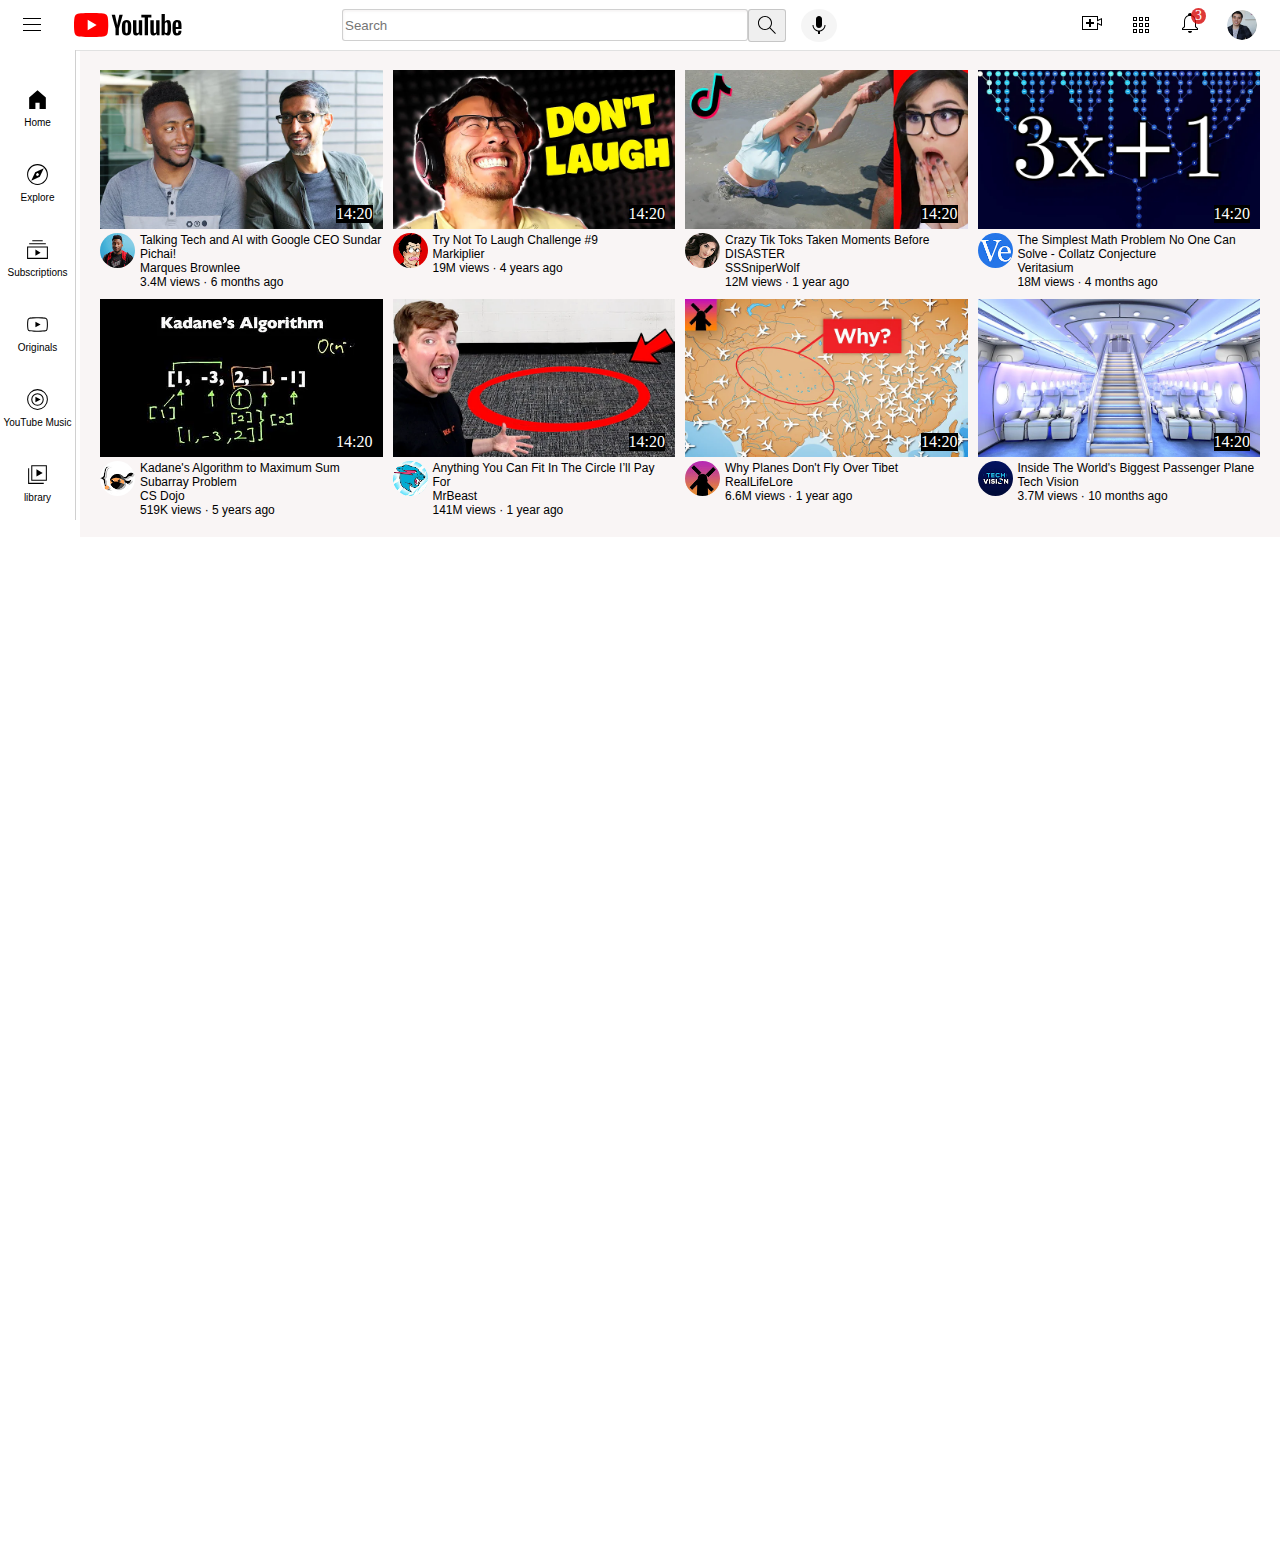
<file: index.html>
<!DOCTYPE html>
<html>
    <head>
        <title>Youtube learn</title>
        <link rel="stylesheet" href="youtube.css">
    </head>
    <body> 
        <div class="header">
          <div class="area1">
            <img class="icons-tick" src="icons/hamburger-menu.svg">
            <img class="icons-tick" src="icons/youtube-logo.svg"> 
          </div>
          <div class="area2">
            <input class='search-box' type="textbox" placeholder="Search">
                <button class="search-button">
                    <img class="search-icon" src="icons/search.svg">
                    <div class="uploading">Search</div>
                </button>
           
            <button class="voice-button"><img class="search-icon" src='icons/voice-search-icon.svg'></button>
          </div>
          <div class="area3">
            <div class="upload-cont">
                <img class="upload-icon" src="icons/upload.svg">
                <div class="uploading">Create</div>
            </div>
            <img class="upload-icon" src="icons/youtube-apps.svg">
            <div class="notification">
                <div><img class="upload-icon" src="icons/notifications.svg"></div>
                <div class="notify-no">3</div>
            </div>
            <img class="channel11" src="channal-pics/my-channel.jpeg">
          </div>
        </div>
        <nav class="sidebar">
            <div class="side-cont">
                <img class='sidebar-icons' src="icons/sidebar icons/home.svg">
                <p class="side-text">Home</p>
            </div>
            <div class="side-cont">
                <img class='sidebar-icons' src="icons/sidebar icons/explore.svg">
                <p class="side-text">Explore</p>
            </div>
            <div class="side-cont">
                <img class='sidebar-icons' src="icons/sidebar icons/subscriptions.svg">
                <p class="side-text">Subscriptions</p>
            </div>
            <div class="side-cont">
                <img class='sidebar-icons' src="icons/sidebar icons/originals.svg">
                <p class="side-text">Originals</p>
            </div>
            <div class="side-cont">
                <img class='sidebar-icons' src="icons/sidebar icons/youtube-music.svg">
                <p class="side-text">YouTube Music</p>
            </div>
            <div class="side-cont">
                <img class='sidebar-icons' src="icons/sidebar icons/library.svg">
                <p class="side-text">library</p>
            </div>
        </nav>
        <main>
            <div class="container">
                <div class="cont1">
                      <div class="image-cont"><a href='https://www.youtube.com/watch'><img class='image1' src="thumbnails/thumbnail-1.webp"></a>
                         <div class="video-time">14:20</div>
                     </div>
                     <div class="sec-cont">
                        <div class='chal-pic1'>
                        <img class="channel1" src="channal-pics/channel-1.jpeg">
                    </div>
                    <div class="para1">
                        <p>
                        Talking Tech and AI with Google CEO Sundar Pichai!
                         </p>
                         <p>
                        Marques Brownlee
                        </p>
                         <p>
                        3.4M views &#183 6 months ago
                         </p>
                    </div>
                </div>
                     
                 </div>
                  
                   
                     
                     <div class="cont2">
                         <div class="image-cont"><img class="image2" src="thumbnails/thumbnail-2.webp">
                             <div class="video-time">14:20</div>
                         </div>
                         <div class="sec-cont">
                            <div class="chal-pic2">
                            <img class='channel2' src="channal-pics/channel-2.jpeg">
                        </div>
                        <div class="para2">
                            <p>
                            Try Not To Laugh Challenge #9
                        </p>
                            <p>Markiplier</p>
                            <p>19M views &#183 4 years ago</p>
                        </div>
                         </div>
                    </div>
        
                     <div class="cont3">
                         <div class="image-cont"><img class='image3' src="thumbnails/thumbnail-3.webp">
                             <div class="video-time">14:20</div>
                         </div>
                         <div class="sec-cont">
                         <div class="chal-pic2"><img class="channel2" src="channal-pics/channel-3.jpeg"></div> 
                         <div class="para1">
                             <p>
                             Crazy Tik Toks Taken Moments Before DISASTER
                             </p>
                             <p>
                             SSSniperWolf
                             </p>
                             <p>
                             12M views · 1 year ago
                             </p>
                         </div>
                         </div>
                     </div>
                         <div class="cont1">
                             <div class="image-cont"><img class='image1' src="thumbnails/thumbnail-4.webp">
                                 <div class="video-time">14:20</div>
                         </div>
                         <div class="sec-cont">
                             <div class='chal-pic1'>
                                 <img class="channel1" src="channal-pics/channel-4.jpeg">
                             </div>
                             <div class="para1">
                                 <p>                         
                                 The Simplest Math Problem No One Can Solve - Collatz Conjecture
                                  </p>
                                  <p>
                                     Veritasium
                                 </p>
                                  <p>
                                     18M views &#183 4 months ago
                                  </p>
                             </div>
                         </div>
                         </div>
                             <div class="cont2">
                                 <div class="image-cont"><img class="image2" src="thumbnails/thumbnail-5.webp">
                                 <div class="video-time">14:20</div>
                         </div>
                         <div class="sec-cont">
                                 <div class="chal-pic2">
                                     <img class='channel2' src="channal-pics/channel-5.jpeg">
                                 </div>
                                 <div class="para2">
                                     <p>                             
                                     Kadane's Algorithm to Maximum Sum Subarray Problem
                                 </p>
                                     <p>CS Dojo</p>
                                     <p>519K views &#183 5 years ago</p>
                                    </div>
                         </div>
                             </div>
                             <div class="cont3">
                                 <div class="image-cont"><img class='image3' src="thumbnails/thumbnail-6.webp">
                                 <div class="video-time">14:20</div>
                         </div>
                         <div class="sec-cont">
                                <div class="chal-pic2"><img class="channel2" src="channal-pics/channel-6.jpeg"></div> 
                                 <div class="para1">
                                     <p>
                                     Anything You Can Fit In The Circle I’ll Pay For
                                     </p>
                                     <p>
                                         MrBeast
                                     </p>
                                     <p>
                                         141M views &#183 1 year ago
                                     </p>
                                 </div>
                         </div>
                             </div>
                             <div class="cont1">
                                 <div class="image-cont"><img class='image1' src="thumbnails/thumbnail-7.webp">
                                     <div class="video-time">14:20</div>
                         </div>
                         <div class="sec-cont">
                                       <div class='chal-pic1'>
                                           <img class="channel1" src="channal-pics/channel-7.jpeg">
                                       </div>
                                       <div class="para1">
                                           <p>
                                             Why Planes Don't Fly Over Tibet
                                            </p>
                                            <p>
                                             RealLifeLore
                                           </p>
                                            <p>
                                             6.6M views · 1 year ago
                                            </p>
                                       </div>
                         </div>
                             </div>
                                       <div class="cont2">
                                         <div class="image-cont"><img class="image2" src="thumbnails/thumbnail-8.webp">
                                           <div class="video-time">14:20</div>
                         </div>
                         <div class="sec-cont">
                                           <div class="chal-pic2">
                                               <img class='channel2' src="channal-pics/channel-8.jpeg">
                                           </div>
                                           <div class="para2">
                                               <p>
                                               Inside The World's Biggest Passenger Plane
                                           </p>
                                               <p>Tech Vision</p>
                                               <p>3.7M views &#183 10 months ago</p></div>
                                       </div>
                                       </div>
                     </div>
             </div>
        </main>
        
        
    </body>
</html>
</file>
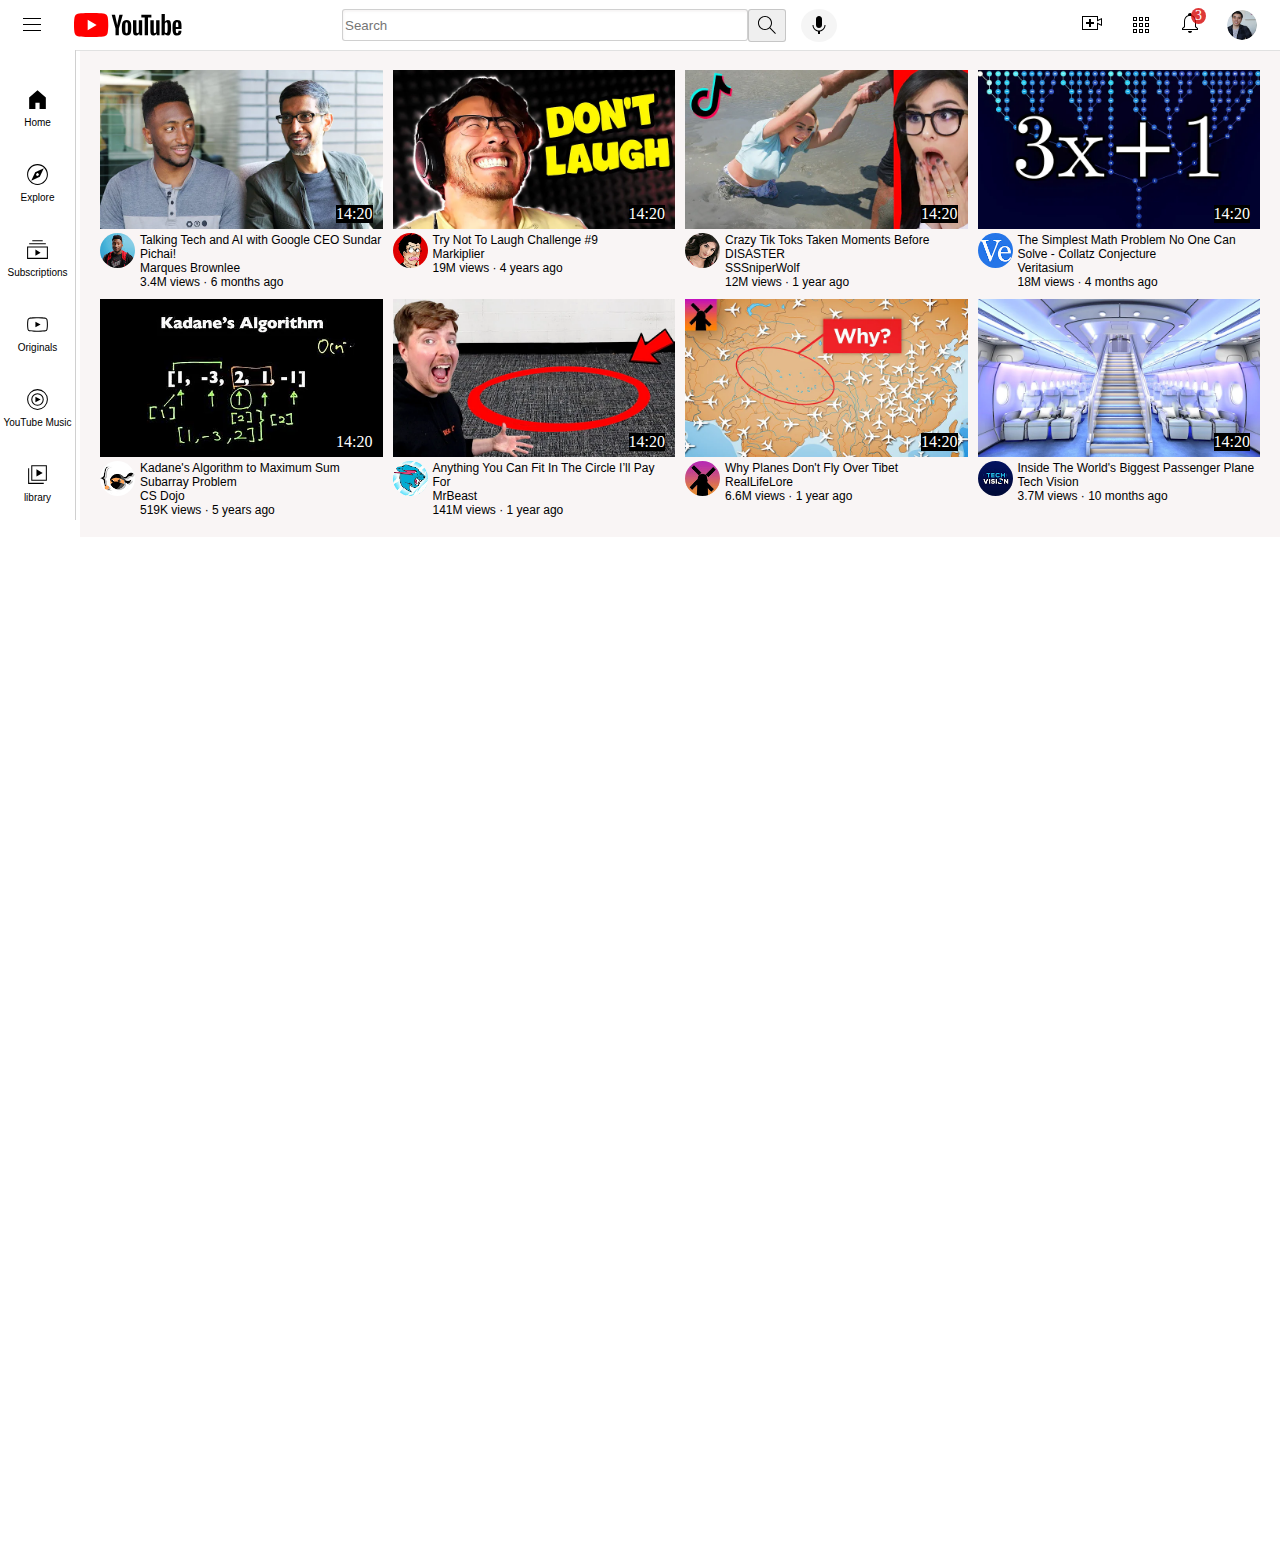
<file: youtube.html>
<!DOCTYPE html>
<html>
    <head>
        <title>Youtube learn</title>
        <link rel="stylesheet" href="youtube.css">
    </head>
    <body> 
        <div class="header">
          <div class="area1">
            <img class="icons-tick" src="icons/hamburger-menu.svg">
            <img class="icons-tick" src="icons/youtube-logo.svg"> 
          </div>
          <div class="area2">
            <input class='search-box' type="textbox" placeholder="Search">
                <button class="search-button">
                    <img class="search-icon" src="icons/search.svg">
                    <div class="uploading">Search</div>
                </button>
           
            <button class="voice-button"><img class="search-icon" src='icons/voice-search-icon.svg'></button>
          </div>
          <div class="area3">
            <div class="upload-cont">
                <img class="upload-icon" src="icons/upload.svg">
                <div class="uploading">Create</div>
            </div>
            <img class="upload-icon" src="icons/youtube-apps.svg">
            <div class="notification">
                <div><img class="upload-icon" src="icons/notifications.svg"></div>
                <div class="notify-no">3</div>
            </div>
            <img class="channel11" src="channal-pics/my-channel.jpeg">
          </div>
        </div>
        <nav class="sidebar">
            <div class="side-cont">
                <img class='sidebar-icons' src="icons/sidebar icons/home.svg">
                <p class="side-text">Home</p>
            </div>
            <div class="side-cont">
                <img class='sidebar-icons' src="icons/sidebar icons/explore.svg">
                <p class="side-text">Explore</p>
            </div>
            <div class="side-cont">
                <img class='sidebar-icons' src="icons/sidebar icons/subscriptions.svg">
                <p class="side-text">Subscriptions</p>
            </div>
            <div class="side-cont">
                <img class='sidebar-icons' src="icons/sidebar icons/originals.svg">
                <p class="side-text">Originals</p>
            </div>
            <div class="side-cont">
                <img class='sidebar-icons' src="icons/sidebar icons/youtube-music.svg">
                <p class="side-text">YouTube Music</p>
            </div>
            <div class="side-cont">
                <img class='sidebar-icons' src="icons/sidebar icons/library.svg">
                <p class="side-text">library</p>
            </div>
        </nav>
        <main>
            <div class="container">
                <div class="cont1">
                      <div class="image-cont"><a href='https://www.youtube.com/watch'><img class='image1' src="thumbnails/thumbnail-1.webp"></a>
                         <div class="video-time">14:20</div>
                     </div>
                     <div class="sec-cont">
                        <div class='chal-pic1'>
                        <img class="channel1" src="channal-pics/channel-1.jpeg">
                    </div>
                    <div class="para1">
                        <p>
                        Talking Tech and AI with Google CEO Sundar Pichai!
                         </p>
                         <p>
                        Marques Brownlee
                        </p>
                         <p>
                        3.4M views &#183 6 months ago
                         </p>
                    </div>
                </div>
                     
                 </div>
                  
                   
                     
                     <div class="cont2">
                         <div class="image-cont"><img class="image2" src="thumbnails/thumbnail-2.webp">
                             <div class="video-time">14:20</div>
                         </div>
                         <div class="sec-cont">
                            <div class="chal-pic2">
                            <img class='channel2' src="channal-pics/channel-2.jpeg">
                        </div>
                        <div class="para2">
                            <p>
                            Try Not To Laugh Challenge #9
                        </p>
                            <p>Markiplier</p>
                            <p>19M views &#183 4 years ago</p>
                        </div>
                         </div>
                    </div>
        
                     <div class="cont3">
                         <div class="image-cont"><img class='image3' src="thumbnails/thumbnail-3.webp">
                             <div class="video-time">14:20</div>
                         </div>
                         <div class="sec-cont">
                         <div class="chal-pic2"><img class="channel2" src="channal-pics/channel-3.jpeg"></div> 
                         <div class="para1">
                             <p>
                             Crazy Tik Toks Taken Moments Before DISASTER
                             </p>
                             <p>
                             SSSniperWolf
                             </p>
                             <p>
                             12M views · 1 year ago
                             </p>
                         </div>
                         </div>
                     </div>
                         <div class="cont1">
                             <div class="image-cont"><img class='image1' src="thumbnails/thumbnail-4.webp">
                                 <div class="video-time">14:20</div>
                         </div>
                         <div class="sec-cont">
                             <div class='chal-pic1'>
                                 <img class="channel1" src="channal-pics/channel-4.jpeg">
                             </div>
                             <div class="para1">
                                 <p>                         
                                 The Simplest Math Problem No One Can Solve - Collatz Conjecture
                                  </p>
                                  <p>
                                     Veritasium
                                 </p>
                                  <p>
                                     18M views &#183 4 months ago
                                  </p>
                             </div>
                         </div>
                         </div>
                             <div class="cont2">
                                 <div class="image-cont"><img class="image2" src="thumbnails/thumbnail-5.webp">
                                 <div class="video-time">14:20</div>
                         </div>
                         <div class="sec-cont">
                                 <div class="chal-pic2">
                                     <img class='channel2' src="channal-pics/channel-5.jpeg">
                                 </div>
                                 <div class="para2">
                                     <p>                             
                                     Kadane's Algorithm to Maximum Sum Subarray Problem
                                 </p>
                                     <p>CS Dojo</p>
                                     <p>519K views &#183 5 years ago</p>
                                    </div>
                         </div>
                             </div>
                             <div class="cont3">
                                 <div class="image-cont"><img class='image3' src="thumbnails/thumbnail-6.webp">
                                 <div class="video-time">14:20</div>
                         </div>
                         <div class="sec-cont">
                                <div class="chal-pic2"><img class="channel2" src="channal-pics/channel-6.jpeg"></div> 
                                 <div class="para1">
                                     <p>
                                     Anything You Can Fit In The Circle I’ll Pay For
                                     </p>
                                     <p>
                                         MrBeast
                                     </p>
                                     <p>
                                         141M views &#183 1 year ago
                                     </p>
                                 </div>
                         </div>
                             </div>
                             <div class="cont1">
                                 <div class="image-cont"><img class='image1' src="thumbnails/thumbnail-7.webp">
                                     <div class="video-time">14:20</div>
                         </div>
                         <div class="sec-cont">
                                       <div class='chal-pic1'>
                                           <img class="channel1" src="channal-pics/channel-7.jpeg">
                                       </div>
                                       <div class="para1">
                                           <p>
                                             Why Planes Don't Fly Over Tibet
                                            </p>
                                            <p>
                                             RealLifeLore
                                           </p>
                                            <p>
                                             6.6M views · 1 year ago
                                            </p>
                                       </div>
                         </div>
                             </div>
                                       <div class="cont2">
                                         <div class="image-cont"><img class="image2" src="thumbnails/thumbnail-8.webp">
                                           <div class="video-time">14:20</div>
                         </div>
                         <div class="sec-cont">
                                           <div class="chal-pic2">
                                               <img class='channel2' src="channal-pics/channel-8.jpeg">
                                           </div>
                                           <div class="para2">
                                               <p>
                                               Inside The World's Biggest Passenger Plane
                                           </p>
                                               <p>Tech Vision</p>
                                               <p>3.7M views &#183 10 months ago</p></div>
                                       </div>
                                       </div>
                     </div>
             </div>
        </main>
        
        
    </body>
</html>
</file>
<file: youtube.css>
p {
    margin: 0;
    font-size: 12px;
    font-family: Roboto, Arial;
}
body {
    margin: 0;
    padding-top: 50px;
    padding-left: 80px;
    height: 1500px;
}
img {
    cursor: pointer;
}
.container {
    display: grid;
    grid-template-columns: 1fr 1fr 1fr 1fr;
    column-gap: 10px;
    row-gap: 10px;
    position: relative;
    background-color: rgba(238, 228, 228, 0.365);
    padding: 20px;
}
.sec-cont {
    display: grid;
    grid-template-columns: 40px 1fr;
}

.image-cont {
    position: relative;
}
.image1 {
    width: 100%;
}
.video-time {
    position: absolute;
    background-color: black;
    color:white;
   right: 10px;
   bottom: 10px;
}

.search-box {
    flex: 1;
    height: 28px;
    border-radius: 3px;
    border: 1px solid rgba(128, 128, 128, 0.37);
    box-shadow: inset 1px 2px 2px rgba(233, 229, 229, 0.37);
    max-width: 400px;
}

.cont2 {
    vertical-align: top;
}

.image2 {
    width: 100%;
}
.chal-pic1 {
    vertical-align: top;
}
.para1 {
vertical-align: top;
}
.channel1 {
    width: 35px;
    border-radius: 50%;
}
.channel2 {
    width: 35px;
    border-radius: 50%;
}
.para2 {
    vertical-align: top;
}
.image3 {
    width: 100%
}
.header {
    height: 50px;
    display: flex;
    justify-content: space-between;
    flex: 1;
    position: fixed;
    top: 0;
    right: 0;
    left: 0;
    background-color: white;
    border-bottom: 1px solid rgba(128, 128, 128, 0.235);
    z-index: 2;
}
.icons-tick {
    height: 24px;
    margin-right: 30px;
}
    .area1 {
    display: flex;
    align-items: center;
    margin-left: 20px;
    margin-right: 40px;
}
.area2 {
    display: flex;
    flex: 1;
    align-items: center;
    margin-left: 90px; 
}
.area3 {
    width: 200px;
    display: flex;
    align-items: center;
    flex-shrink: 0;
}
.search-button {
    height: 33px;
    display: flex;
    align-items: center;
    margin-right: 15px;
    border-radius: 3px;
    border: 1px solid rgba(128, 128, 128, 0.37);
}
.search-icon {
    height: 24px;
}
.voice-button {
    background-color: rgba(128, 128, 128, 0.08);
    height: 33px;
    display: flex;
    align-items: center;
    border-radius: 50%;
    border: none;
    margin-right: 30px;
}
.upload-icon{
    height: 24px;
    margin-right: 25px;
}
.channel11 {
    width: 30px;
    border-radius: 50%;
}
.sidebar {
    position: fixed;
    left: 0;
    top: 50px;
    width: 75px;
    border-right: 1px solid rgba(128, 128, 128, 0.37);
    height: 450px;
    display: flex;
    flex-direction: column;
    justify-content: space-between;
    z-index: 3;
    background-color: white;
    padding-top: 20px;
}
.sidebar-icons {
    height: 25px;
    padding-bottom:5px ;
}
.side-cont {
    display: flex;
    flex-direction: column;
    justify-content: center;
    align-items: center;
    width: 100%;
    height: 80px;
    cursor: pointer;
}
.side-cont:hover {
    background-color: rgba(162, 150, 150, 0.434);
}
.side-text {
    font-size: 10px;
}
.notification {
    position: relative;
}
.notify-no {
    position: absolute;
    top: -3px;
    left: 13px;
    background-color: rgba(214, 9, 9, 0.808);
    width: 15px;
    border-radius: 50%;
    display: flex;
    justify-content: center;
    align-items: center;
    color: white;
    font-size: 14px;
}
.upload-cont, .search-button {
    position: relative;
}
.uploading {
    position: absolute;
    bottom: -25px;
    background-color: rgba(68, 64, 64, 0.671);
    padding: 2px;
    opacity: 0;
    color: white;
    pointer-events: none;
}
.upload-cont:hover .uploading, .search-button:hover .uploading {
    opacity: 1;

}
@media (max-width: 750px) {
    .container{
        grid-template-columns: 1fr 1fr;
    }
}
@media (min-width: 750px ) and (max-width: 1000px) {
    .container {
        grid-template-columns: 1fr 1fr 1fr;
    }
}
</file>
